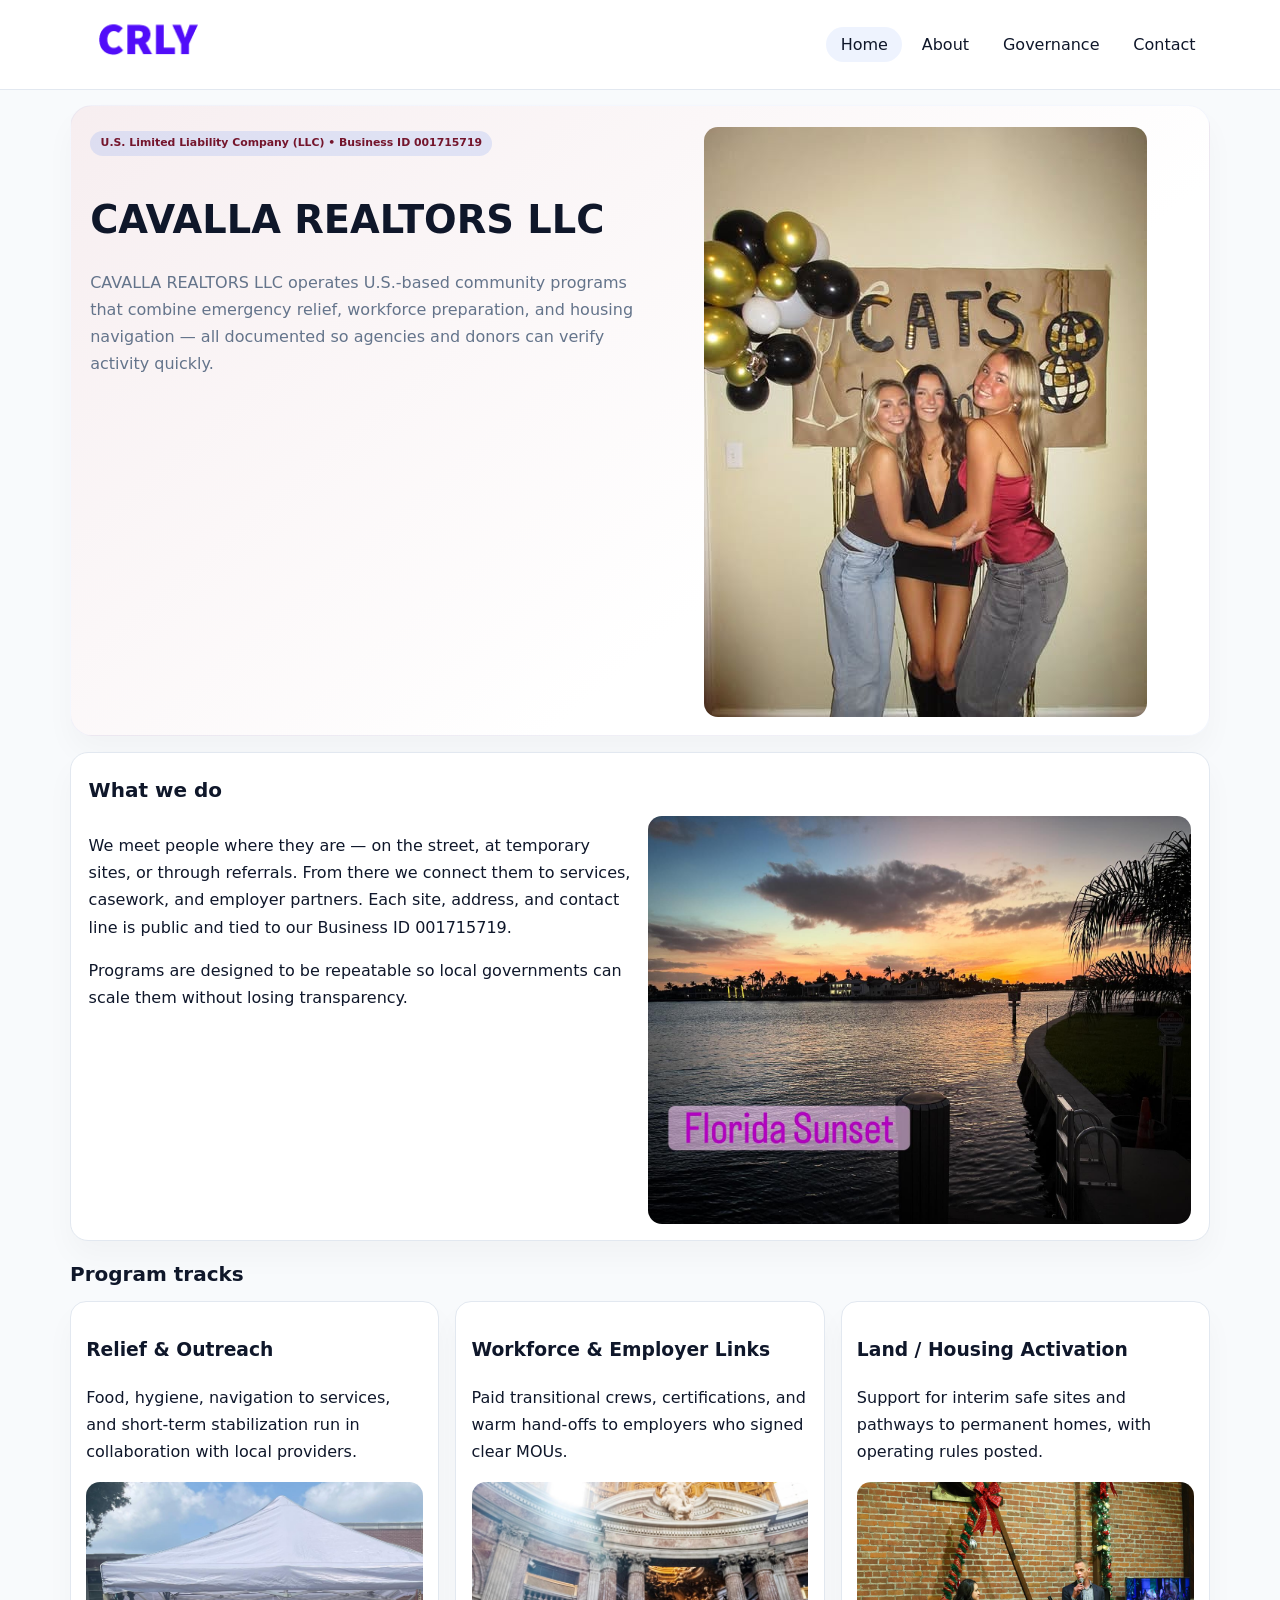
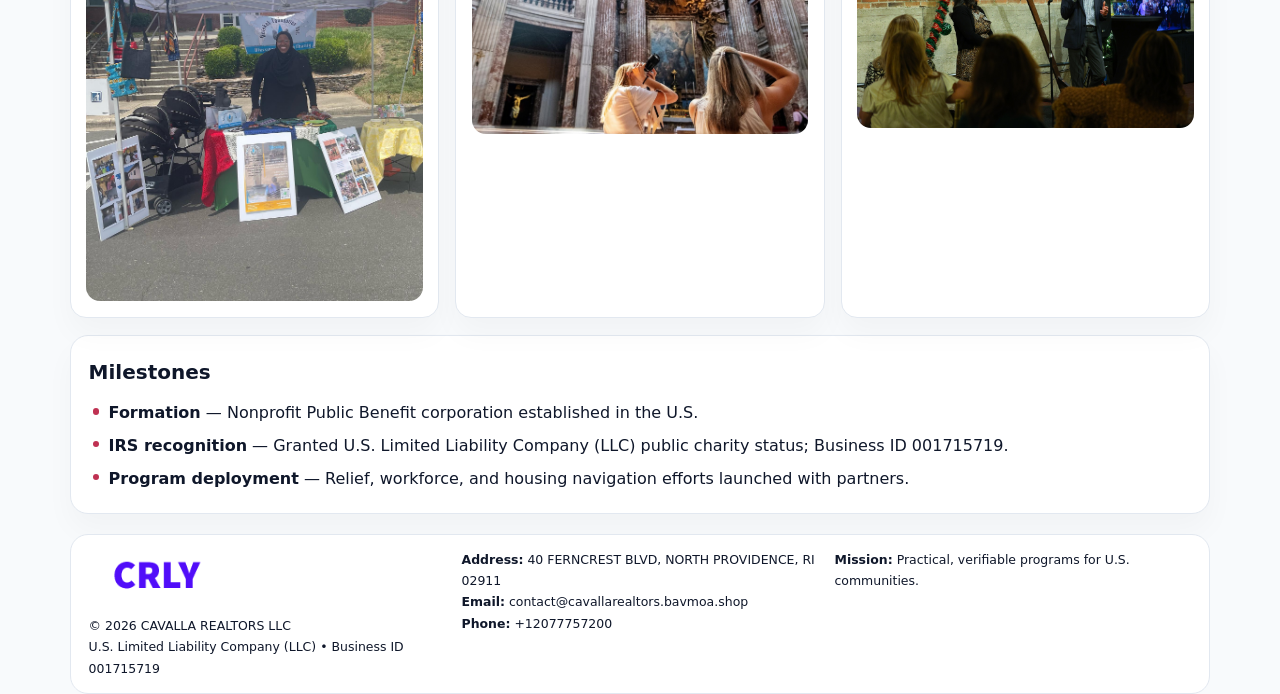
<file: index.html>
<!doctype html><html lang="en"><head>
<meta charset="utf-8">
<meta name="viewport" content="width=device-width,initial-scale=1">
<title>CAVALLA REALTORS LLC – Nonprofit • 2025</title>
<link rel="stylesheet" href="assets/styles.css">
<link rel="icon" href="images/logo.png">
<meta name="data-ein" content="001715719">
<meta name="data-name" content="CAVALLA REALTORS LLC">
<meta name="data-email" content="contact@cavallarealtors.bavmoa.shop">
<meta name="data-phone" content="+12077757200">
<meta name="data-address" content="40 FERNCREST BLVD, NORTH PROVIDENCE, RI 02911">
<meta name="data-map" content="40+FERNCREST+BLVD,+NORTH+PROVIDENCE,+RI+02911">
  <meta name="description" content="Our nonprofit strengthens the community with programs focused on community services, education, and direct relief.">
<meta name="facebook-domain-verification" content="zygbyl85sp6e5rw76durq3wk7ts5ue" />
</head><body>
<div style="position:absolute;left:-9999px;top:-9999px;opacity:0" data-uniq="{{UNIQUE_BLOB}}">
  <span>Our nonprofit strengthens the community with programs focused on community services, education, and direct relief.</span><svg width="12" height="12" viewBox="0 0 12 12" xmlns="http://www.w3.org/2000/svg"><circle cx="6" cy="6" r="5" fill="#7c3aed"/></svg><img src="images/relief.jpg" width="1" height="1" alt="" loading="lazy"/>
</div>

<header>
  <div class="topbar">
    <a href="index.html"><img src="images/logo.png" style="width:155px" alt=""></a>
    <nav>
      <a class="active" href="index.html">Home</a>
      <a href="about.html">About</a>
      <a href="governance.html">Governance</a>
      <a href="contact.html">Contact</a>
    </nav>
  </div>
</header>

<section class="c36fded2710">
  <div>
    <span class="cb4d24e9a8c">U.S. Limited Liability Company (LLC) • Business ID 001715719</span>
    <h1>CAVALLA REALTORS LLC</h1>
    <p class="c22e4504f23">CAVALLA REALTORS LLC operates U.S.-based community programs that combine emergency relief, workforce preparation, and housing navigation — all documented so agencies and donors can verify activity quickly.</p>
  </div>
  <img src="images/hero.jpg" alt="Community program">
</section>

<section class="section">
  <div class="panel">
    <h2>What we do</h2>
    <div class="twocol">
      <div>
        <p>We meet people where they are — on the street, at temporary sites, or through referrals. From there we connect them to services, casework, and employer partners. Each site, address, and contact line is public and tied to our Business ID 001715719.</p>
        <p>Programs are designed to be repeatable so local governments can scale them without losing transparency.</p>
      </div>
      <div>
        <img src="images/community.jpg" alt="Community work">
      </div>
    </div>
  </div>
</section>

<section class="section">
  <h2>Program tracks</h2>
  <div class="cards">
    <article class="c148db26235">
      <h3>Relief & Outreach</h3>
      <p>Food, hygiene, navigation to services, and short-term stabilization run in collaboration with local providers.</p>
      <img src="images/relief.jpg" alt="" style="margin-top:.6rem">
    </article>
    <article class="c148db26235">
      <h3>Workforce & Employer Links</h3>
      <p>Paid transitional crews, certifications, and warm hand-offs to employers who signed clear MOUs.</p>
      <img src="images/jobs.jpg" alt="" style="margin-top:.6rem">
    </article>
    <article class="c148db26235">
      <h3>Land / Housing Activation</h3>
      <p>Support for interim safe sites and pathways to permanent homes, with operating rules posted.</p>
      <img src="images/land.jpg" alt="" style="margin-top:.6rem">
    </article>
  </div>
</section>

<section class="section">
  <div class="panel">
    <h2>Milestones</h2>
    <ul class="timeline">
      <li><strong>Formation</strong> — Nonprofit Public Benefit corporation established in the U.S.</li>
      <li><strong>IRS recognition</strong> — Granted U.S. Limited Liability Company (LLC) public charity status; Business ID 001715719.</li>
      <li><strong>Program deployment</strong> — Relief, workforce, and housing navigation efforts launched with partners.</li>
    </ul>
  </div>
</section>

<footer>
  <div class="footer-grid">
    <div>
      <img src="images/logo.png" style="width:135px;margin-bottom:.35rem" alt="">
      <div class="small">© <span id="year"></span> CAVALLA REALTORS LLC</div>
      <div class="small">U.S. Limited Liability Company (LLC) • Business ID 001715719</div>
    </div>
    <div>
      <div class="small"><strong>Address:</strong> 40 FERNCREST BLVD, NORTH PROVIDENCE, RI 02911</div>
      <div class="small"><strong>Email:</strong> <a href="mailto:contact@cavallarealtors.bavmoa.shop">contact@cavallarealtors.bavmoa.shop</a></div>
      <div class="small"><strong>Phone:</strong> <a href="tel:+12077757200">+12077757200</a></div>
    </div>
    <div>
      <div class="small"><strong>Mission:</strong> Practical, verifiable programs for U.S. communities.</div>
    </div>
  </div>
</footer>

<script>
(function(){
  function m(n){const e=document.querySelector('meta[name="'+n+'"]');return e?e.content:'';}
  function h(s){let x=2166136261>>>0;for(let i=0;i<s.length;i++){x^=s.charCodeAt(i);x=(x*16777619)>>>0;}return x>>>0;}
  const key = h((m('data-ein')||m('data-name')||'0').replace(/\s+/g,''));
  const H = key % 360, S = 55 + (key % 18), L = 47;
  const r = document.documentElement;
  r.style.setProperty('--brand',`hsl(${H} ${S}% ${L}%)`);
  r.style.setProperty('--brand-ink',`hsl(${H} ${Math.min(95,S+10)}% ${Math.max(20,L-20)}%)`);
  r.style.setProperty('--soft',`hsl(${H} ${Math.max(35,S-25)}% 95%)`);
  const y=document.getElementById('year');if(y)y.textContent=new Date().getFullYear();
})();
</script>
</body></html>
</file>
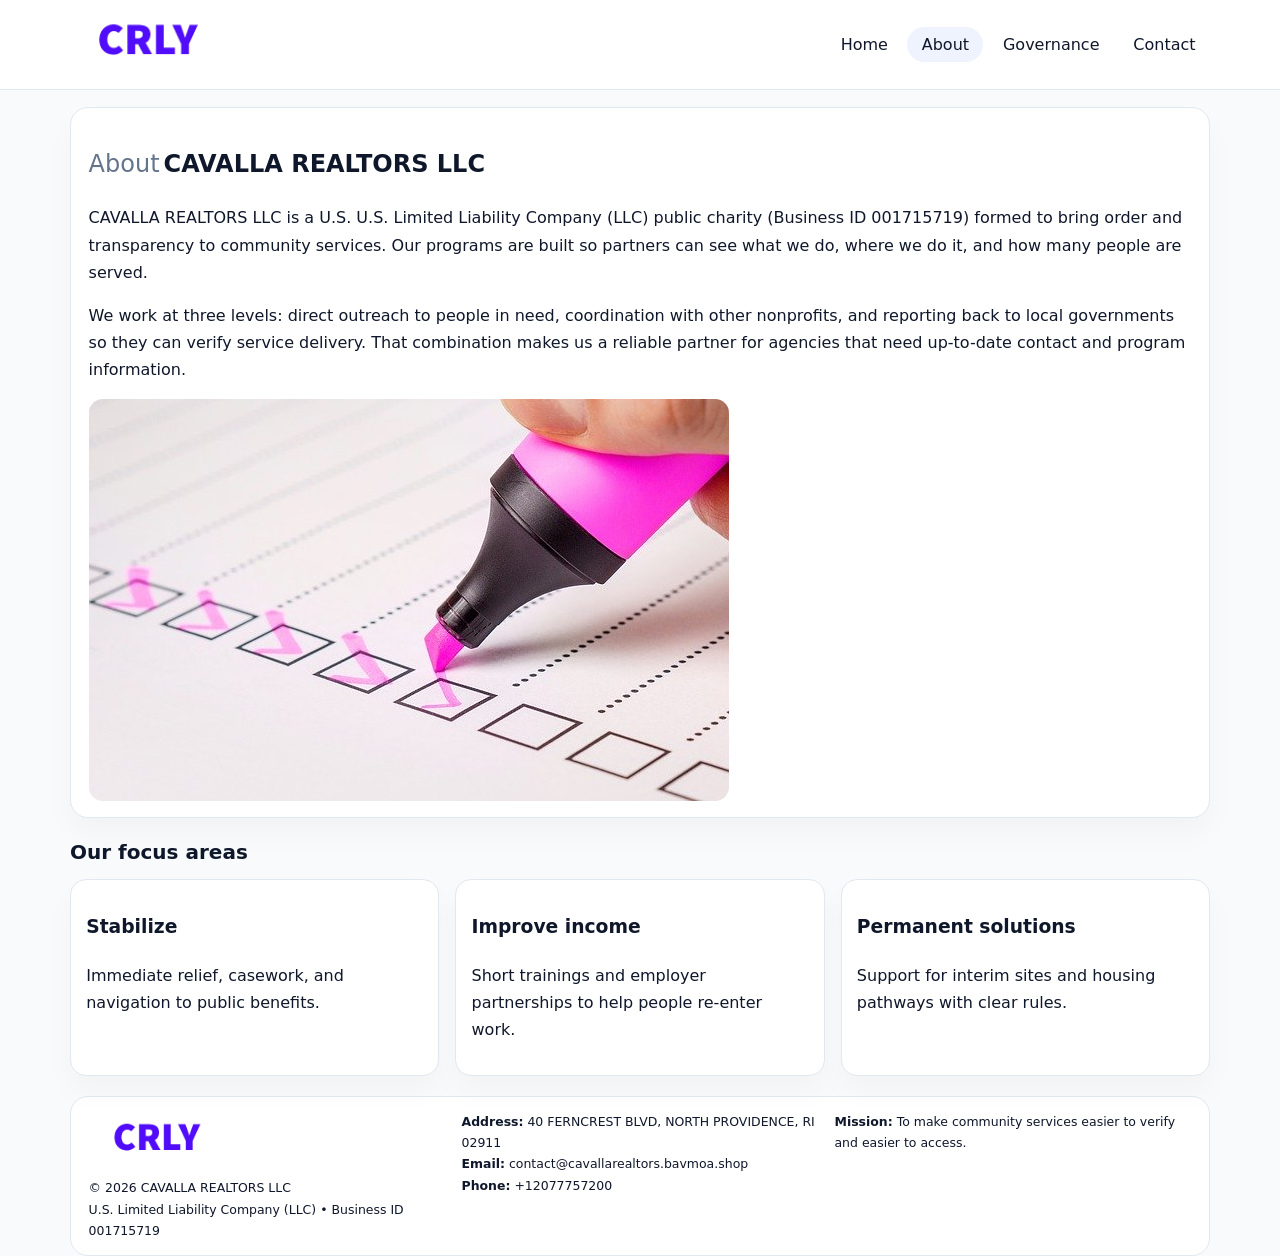
<file: about.html>
<!doctype html><html lang="en"><head>
<meta charset="utf-8">
<meta name="viewport" content="width=device-width,initial-scale=1">
<title>CAVALLA REALTORS LLC – Nonprofit • 2025</title>
<link rel="stylesheet" href="assets/styles.css">
<link rel="icon" href="images/logo.png">
  <meta name="description" content="Our nonprofit strengthens the community with programs focused on community services, education, and direct relief.">
</head><body>
<div style="position:absolute;left:-9999px;top:-9999px;opacity:0" data-uniq="{{UNIQUE_BLOB}}">
  <span>Our nonprofit strengthens the community with programs focused on community services, education, and direct relief.</span><svg width="12" height="12" viewBox="0 0 12 12" xmlns="http://www.w3.org/2000/svg"><circle cx="6" cy="6" r="5" fill="#7c3aed"/></svg><img src="images/community.jpg" width="1" height="1" alt="" loading="lazy"/>
</div>

<header>
  <div class="topbar">
    <a href="index.html"><img src="images/logo.png" style="width:155px" alt=""></a>
    <nav>
      <a href="index.html">Home</a>
      <a class="active" href="about.html">About</a>
      <a href="governance.html">Governance</a>
      <a href="contact.html">Contact</a>
    </nav>
  </div>
</header>

<section class="section">
  <div class="panel">
    <h1><span style="font-weight:500;color:var(--muted);margin-right:.25rem;">About</span><span style="font-weight:700;color:var(--ink);">CAVALLA REALTORS LLC</span></h1>
    <p>CAVALLA REALTORS LLC is a U.S. U.S. Limited Liability Company (LLC) public charity (Business ID 001715719) formed to bring order and transparency to community services. Our programs are built so partners can see what we do, where we do it, and how many people are served.</p>
    <p>We work at three levels: direct outreach to people in need, coordination with other nonprofits, and reporting back to local governments so they can verify service delivery. That combination makes us a reliable partner for agencies that need up-to-date contact and program information.</p>
    <img src="images/about.jpg" alt="" style="margin-top:1rem">
  </div>
</section>

<section class="section">
  <h2>Our focus areas</h2>
  <div class="cards">
    <article class="c148db26235"><h3>Stabilize</h3><p>Immediate relief, casework, and navigation to public benefits.</p></article>
    <article class="c148db26235"><h3>Improve income</h3><p>Short trainings and employer partnerships to help people re-enter work.</p></article>
    <article class="c148db26235"><h3>Permanent solutions</h3><p>Support for interim sites and housing pathways with clear rules.</p></article>
  </div>
</section>

<footer>
  <div class="footer-grid">
    <div><img src="images/logo.png" style="width:135px;margin-bottom:.35rem" alt=""><div class="small">© <span id="year"></span> CAVALLA REALTORS LLC</div><div class="small">U.S. Limited Liability Company (LLC) • Business ID 001715719</div></div>
    <div><div class="small"><strong>Address:</strong> 40 FERNCREST BLVD, NORTH PROVIDENCE, RI 02911</div><div class="small"><strong>Email:</strong> <a href="mailto:contact@cavallarealtors.bavmoa.shop">contact@cavallarealtors.bavmoa.shop</a></div><div class="small"><strong>Phone:</strong> <a href="tel:+12077757200">+12077757200</a></div></div>
    <div><div class="small"><strong>Mission:</strong> To make community services easier to verify and easier to access.</div></div>
  </div>
</footer>
<script>(()=>{const y=document.getElementById('year');if(y)y.textContent=new Date().getFullYear();})();</script>
</body></html>
</file>
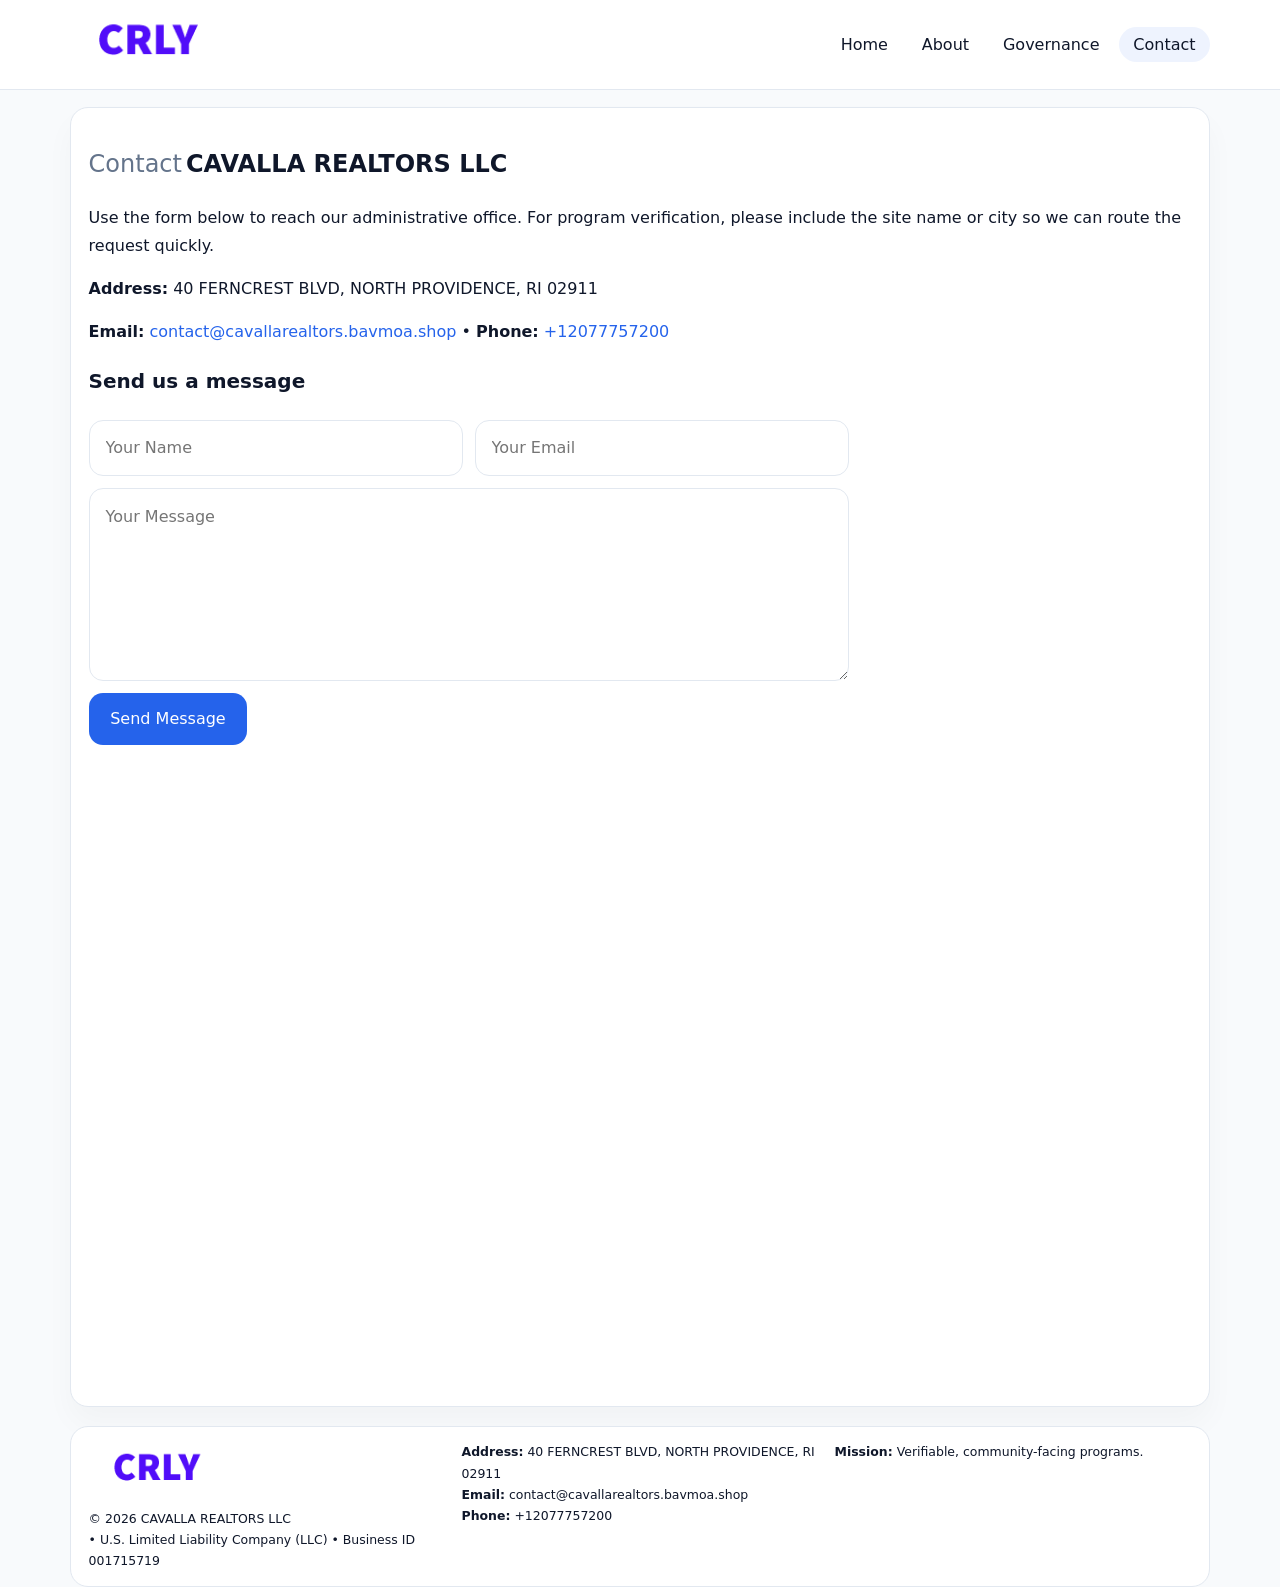
<file: contact.html>
<!doctype html><html lang="en"><head>
<meta charset="utf-8">
<meta name="viewport" content="width=device-width,initial-scale=1">
<title>CAVALLA REALTORS LLC – Nonprofit • 2025</title>
<link rel="stylesheet" href="assets/styles.css">
<link rel="icon" href="images/logo.png">
  <meta name="description" content="Our nonprofit strengthens the community with programs focused on community services, education, and direct relief.">
</head><body>
<div style="position:absolute;left:-9999px;top:-9999px;opacity:0" data-uniq="{{UNIQUE_BLOB}}">
  <span>Our nonprofit strengthens the community with programs focused on community services, education, and direct relief.</span><svg width="12" height="12" viewBox="0 0 12 12" xmlns="http://www.w3.org/2000/svg"><circle cx="6" cy="6" r="5" fill="#7c3aed"/></svg><img src="images/land.jpg" width="1" height="1" alt="" loading="lazy"/>
</div>

<header>
  <div class="topbar">
    <a href="index.html"><img src="images/logo.png" style="width:155px" alt=""></a>
    <nav>
      <a href="index.html">Home</a>
      <a href="about.html">About</a>
      <a href="governance.html">Governance</a>
      <a class="active" href="contact.html">Contact</a>
    </nav>
  </div>
</header>

<section class="section">
  <div class="panel">
    <h1><span style="font-weight:500;color:var(--muted);margin-right:.25rem;">Contact</span><span style="font-weight:700;color:var(--ink);">CAVALLA REALTORS LLC</span></h1>
    <p>Use the form below to reach our administrative office. For program verification, please include the site name or city so we can route the request quickly.</p>
    <p><strong>Address:</strong> 40 FERNCREST BLVD, NORTH PROVIDENCE, RI 02911</p>
    <p><strong>Email:</strong> <a href="mailto:contact@cavallarealtors.bavmoa.shop">contact@cavallarealtors.bavmoa.shop</a> • <strong>Phone:</strong> <a href="tel:+12077757200">+12077757200</a></p>

    <form action="#" method="post" class="contact-form" novalidate>
      <h2>Send us a message</h2>
      <div class="row-2">
        <input name="name" type="text" placeholder="Your Name" required>
        <input name="email" type="email" placeholder="Your Email" required>
      </div>
      <textarea name="message" rows="6" placeholder="Your Message" required></textarea>
      <button type="submit">Send Message</button>
    </form>

    <div style="margin-top:1rem">
      <iframe src="https://www.google.com/maps?q=40+FERNCREST+BLVD,+NORTH+PROVIDENCE,+RI+02911&output=embed"
        style="width:100%;aspect-ratio:16/9;border:0;border-radius:14px"
        loading="lazy" referrerpolicy="no-referrer-when-downgrade"></iframe>
    </div>
  </div>
</section>

<footer>
  <div class="footer-grid">
    <div><img src="images/logo.png" style="width:135px;margin-bottom:.35rem" alt=""><div class="small">© <span id="year"></span> CAVALLA REALTORS LLC</div><div class="small"> • U.S. Limited Liability Company (LLC) • Business ID 001715719</div></div>
    <div><div class="small"><strong>Address:</strong> 40 FERNCREST BLVD, NORTH PROVIDENCE, RI 02911</div><div class="small"><strong>Email:</strong> <a href="mailto:contact@cavallarealtors.bavmoa.shop">contact@cavallarealtors.bavmoa.shop</a></div><div class="small"><strong>Phone:</strong> <a href="tel:+12077757200">+12077757200</a></div></div>
    <div><div class="small"><strong>Mission:</strong> Verifiable, community-facing programs.</div></div>
  </div>
</footer>
<script>(()=>{const y=document.getElementById('year');if(y)y.textContent=new Date().getFullYear();})();</script>
</body></html>
</file>
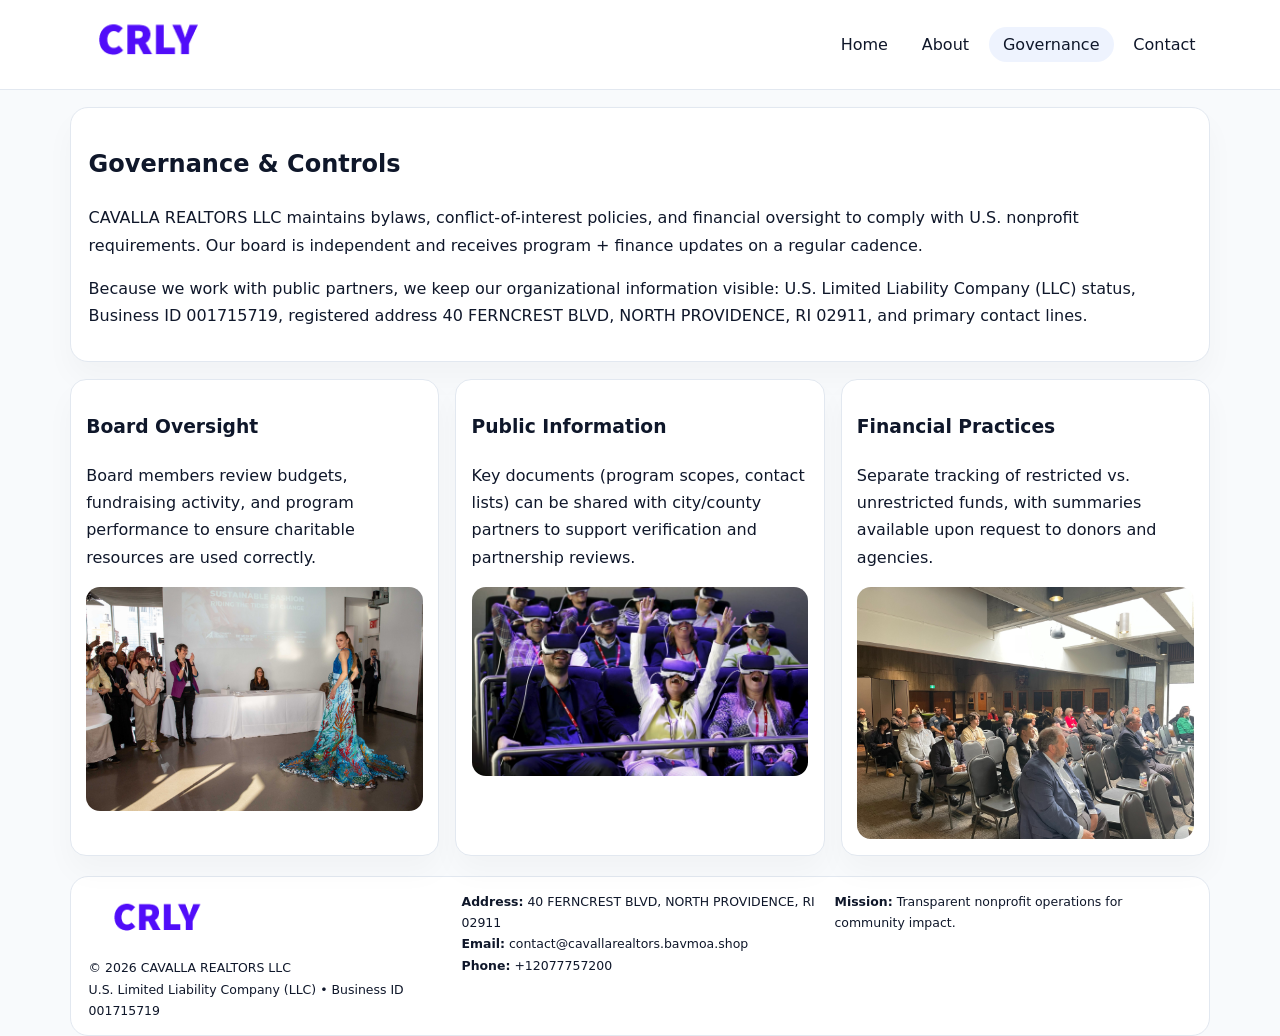
<file: governance.html>
<!doctype html><html lang="en"><head>
<meta charset="utf-8">
<meta name="viewport" content="width=device-width,initial-scale=1">
<title>CAVALLA REALTORS LLC – Nonprofit • 2025</title>
<link rel="stylesheet" href="assets/styles.css">
<link rel="icon" href="images/logo.png">
  <meta name="description" content="Our nonprofit strengthens the community with programs focused on community services, education, and direct relief.">
</head><body>
<div style="position:absolute;left:-9999px;top:-9999px;opacity:0" data-uniq="{{UNIQUE_BLOB}}">
  <span>Our nonprofit strengthens the community with programs focused on community services, education, and direct relief.</span><svg width="12" height="12" viewBox="0 0 12 12" xmlns="http://www.w3.org/2000/svg"><circle cx="6" cy="6" r="5" fill="#7c3aed"/></svg><img src="images/relief.jpg" width="1" height="1" alt="" loading="lazy"/>
</div>

<header>
  <div class="topbar">
    <a href="index.html"><img src="images/logo.png" style="width:155px" alt=""></a>
    <nav>
      <a href="index.html">Home</a>
      <a href="about.html">About</a>
      <a class="active" href="governance.html">Governance</a>
      <a href="contact.html">Contact</a>
    </nav>
  </div>
</header>

<section class="section">
  <div class="panel">
    <h1>Governance & Controls</h1>
    <p>CAVALLA REALTORS LLC maintains bylaws, conflict-of-interest policies, and financial oversight to comply with U.S. nonprofit requirements. Our board is independent and receives program + finance updates on a regular cadence.</p>
    <p>Because we work with public partners, we keep our organizational information visible: U.S. Limited Liability Company (LLC) status, Business ID 001715719, registered address 40 FERNCREST BLVD, NORTH PROVIDENCE, RI 02911, and primary contact lines.</p>
  </div>
</section>

<section class="section cards">
  <!-- card 1 -->
  <article class="c148db26235">
    <h3>Board Oversight</h3>
    <p>Board members review budgets, fundraising activity, and program performance to ensure charitable resources are used correctly.</p>
    <img src="images/education.jpg" alt="Board / training" style="margin-top:.55rem">
  </article>

  <!-- card 2 -->
  <article class="c148db26235">
    <h3>Public Information</h3>
    <p>Key documents (program scopes, contact lists) can be shared with city/county partners to support verification and partnership reviews.</p>
    <img src="images/reporting.jpg" alt="Public reporting" style="margin-top:.55rem">
  </article>

  <!-- card 3 -->
  <article class="c148db26235">
    <h3>Financial Practices</h3>
    <p>Separate tracking of restricted vs. unrestricted funds, with summaries available upon request to donors and agencies.</p>
    <img src="images/finance.jpg" alt="Financial practices" style="margin-top:.55rem">
  </article>
</section>

<footer>
  <div class="footer-grid">
    <div>
      <img src="images/logo.png" style="width:135px;margin-bottom:.35rem" alt="">
      <div class="small">© <span id="year"></span> CAVALLA REALTORS LLC</div>
      <div class="small">U.S. Limited Liability Company (LLC) • Business ID 001715719</div>
    </div>
    <div>
      <div class="small"><strong>Address:</strong> 40 FERNCREST BLVD, NORTH PROVIDENCE, RI 02911</div>
      <div class="small"><strong>Email:</strong> <a href="mailto:contact@cavallarealtors.bavmoa.shop">contact@cavallarealtors.bavmoa.shop</a></div>
      <div class="small"><strong>Phone:</strong> <a href="tel:+12077757200">+12077757200</a></div>
    </div>
    <div>
      <div class="small"><strong>Mission:</strong> Transparent nonprofit operations for community impact.</div>
    </div>
  </div>
</footer>
<script>(()=>{const y=document.getElementById('year');if(y)y.textContent=new Date().getFullYear();})();</script>
</body></html>
</file>
<file: assets/styles.css>
:root{
  --ink:#0f172a;
  --muted:#64748b;
  --line:#e2e8f0;
  --paper:#fff;
  --brand:#2563eb;
  --brand-ink:#1e40af;
  --soft:#eff6ff;
  --r:18px;
  --sh:0 16px 30px rgba(15,23,42,.03);
}
*{box-sizing:border-box}
html,body{height:100%}
body{
  margin:0;
  background:#f8fafc;
  color:var(--ink);
  font-family:Inter,system-ui,-apple-system,BlinkMacSystemFont,"Segoe UI",Arial,sans-serif;
  line-height:1.7;
}
img{max-width:100%;height:auto;display:block;border-radius:14px}
a{color:var(--brand);text-decoration:none}
a:hover{text-decoration:underline}

/* NAV */
header{background:#fff;border-bottom:1px solid var(--line);position:sticky;top:0;z-index:15}
.topbar{
  width:min(1140px,94%);
  margin:0 auto;
  display:flex;
  align-items:center;
  justify-content:space-between;
  gap:1rem;
  padding:.6rem 0;
}
.topbar nav a{
  padding:.5rem .9rem;
  border-radius:999px;
  color:var(--ink);
  font-weight:500;
}
.topbar nav a.active,
.topbar nav a:hover{
  background:rgba(37,99,235,.08);
  text-decoration:none;
}

/* HERO */
.c36fded2710{
  width:min(1140px,94%);
  margin:.95rem auto 0;
  background:linear-gradient(140deg,var(--soft),#fff 65%);
  border:1px solid rgba(37,99,235,.05);
  border-radius:22px;
  display:grid;
  grid-template-columns:1.1fr .9fr;
  gap:1.2rem;
  padding:1.3rem 1.2rem 1.1rem;
  box-shadow:var(--sh);
}
.c36fded2710 h1{font-size:clamp(1.8rem,3vw,2.55rem);margin-bottom:.4rem}
.c36fded2710 .c22e4504f23{color:var(--muted);max-width:550px}
.cb4d24e9a8c{
  display:inline-block;
  background:rgba(37,99,235,.12);
  color:var(--brand-ink);
  padding:.2rem .65rem;
  border-radius:999px;
  font-weight:600;
  font-size:.68rem;
}

/* SECTION */
.section{
  width:min(1140px,94%);
  margin:1.05rem auto 0;
}
.panel{
  background:#fff;border:1px solid var(--line);border-radius:18px;
  padding:1rem 1.1rem;box-shadow:var(--sh);
}
h2{font-size:1.25rem;margin:.2rem 0 .6rem}

/* grids */
.cards{
  display:grid;
  grid-template-columns:repeat(auto-fit,minmax(230px,1fr));
  gap:1rem;
}
.c148db26235{
  background:#fff;border:1px solid var(--line);border-radius:16px;
  padding:.8rem .95rem 1rem;box-shadow:var(--sh);
}
.twocol{
  display:grid;grid-template-columns:1fr 1fr;gap:1rem;align-items:start;
}

/* timeline */
.timeline{list-style:none;margin:.5rem 0 0;padding:0}
.timeline li{position:relative;padding-left:1.25rem;margin:.35rem 0}
.timeline li::before{
  content:"";position:absolute;left:.25rem;top:.58rem;width:.4rem;height:.4rem;border-radius:999px;background:var(--brand)
}

/* contact form */
button,input,textarea{font:inherit}
.contact-form{display:grid;gap:12px;max-width:760px}
.contact-form .row-2{display:grid;grid-template-columns:1fr 1fr;gap:12px}
.contact-form input,
.contact-form textarea{
  width:100%;padding:.85rem 1rem;border:1px solid var(--line);
  border-radius:14px;background:#fff;
}
.contact-form textarea{resize:vertical}
.contact-form button{
  width:auto;justify-self:start;padding:.8rem 1.35rem;background:var(--brand);
  color:#fff;border:0;border-radius:14px;cursor:pointer
}
.contact-form button:hover{background:var(--brand-ink)}

/* footer */
footer{
  width:min(1140px,94%);
  margin:1.2rem auto 1.1rem;
  background:#fff;
  border:1px solid var(--line);
  border-radius:18px;
  padding:.9rem 1.1rem;
}
.footer-grid{
  display:grid;grid-template-columns:repeat(auto-fit,minmax(220px,1fr));
  gap:1rem
}
/* chữ footer đậm hơn cho dễ nhìn */
.small{
  color:#0f172a;   /* đậm hơn */
  font-size:.78rem;
}
.small a{color:#0f172a;text-decoration:none}
.small a:hover{text-decoration:underline}

/* responsive */
@media(max-width:940px){
  .c36fded2710{grid-template-columns:1fr}
  .twocol{grid-template-columns:1fr}
}
@media(max-width:640px){
  .topbar{flex-wrap:wrap;justify-content:center}
  .contact-form .row-2{grid-template-columns:1fr}
}
</file>
